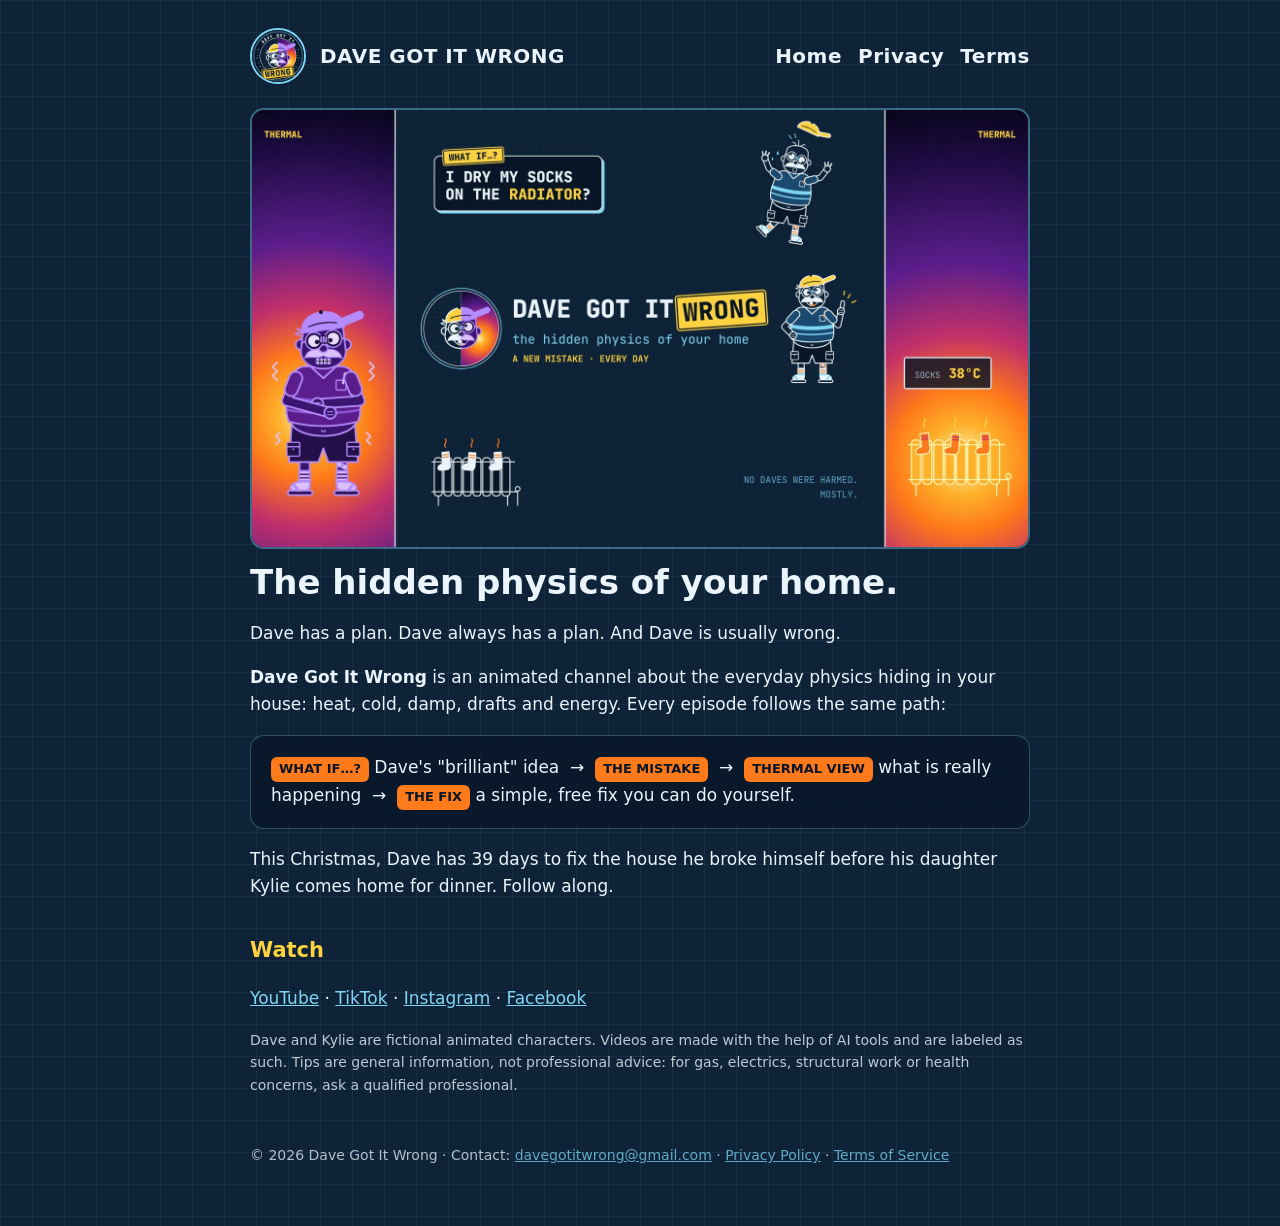
<file: index.html>
<!DOCTYPE html>
<html lang="en"><head><meta charset="utf-8"><meta name="viewport" content="width=device-width,initial-scale=1">
<title>Dave Got It Wrong - the hidden physics of your home</title><meta name="description" content="Dave Got It Wrong - the hidden physics of your home, explained by the man who gets it wrong first.">
<link rel="icon" href="img/avatar.jpg"><link rel="stylesheet" href="style.css"></head>
<body><div class="wrap">
<header><img src="img/avatar.jpg" alt="Dave"><a href="./">DAVE GOT IT WRONG</a>
<nav><a href="./">Home</a><a href="privacy.html">Privacy</a><a href="terms.html">Terms</a></nav></header>
<img class="banner" src="img/banner.jpg" alt="Dave Got It Wrong banner">
<h1>The hidden physics of your home.</h1>
<p>Dave has a plan. Dave always has a plan. And Dave is usually wrong.</p>
<p><b>Dave Got It Wrong</b> is an animated channel about the everyday physics hiding in your house: heat, cold, damp, drafts and energy. Every episode follows the same path:</p>
<div class="card"><span class="tag">WHAT IF…?</span> Dave's "brilliant" idea &nbsp;→&nbsp; <span class="tag">THE MISTAKE</span> &nbsp;→&nbsp; <span class="tag">THERMAL VIEW</span> what is really happening &nbsp;→&nbsp; <span class="tag">THE FIX</span> a simple, free fix you can do yourself.</div>
<p>This Christmas, Dave has 39 days to fix the house he broke himself before his daughter Kylie comes home for dinner. Follow along.</p>
<h2>Watch</h2>
<p><a href="https://www.youtube.com/@DaveGotItWrong">YouTube</a> · <a href="https://www.tiktok.com/@davegotitwrong">TikTok</a> · <a href="https://www.instagram.com/davegotitwrong">Instagram</a> · <a href="https://www.facebook.com/1448683801667912">Facebook</a></p>
<p style="font-size:14px;opacity:.8">Dave and Kylie are fictional animated characters. Videos are made with the help of AI tools and are labeled as such. Tips are general information, not professional advice: for gas, electrics, structural work or health concerns, ask a qualified professional.</p>
<footer>© 2026 Dave Got It Wrong · Contact: <a href="mailto:davegotitwrong@gmail.com">davegotitwrong@gmail.com</a> · <a href="privacy.html">Privacy Policy</a> · <a href="terms.html">Terms of Service</a></footer></div></body></html>
</file>
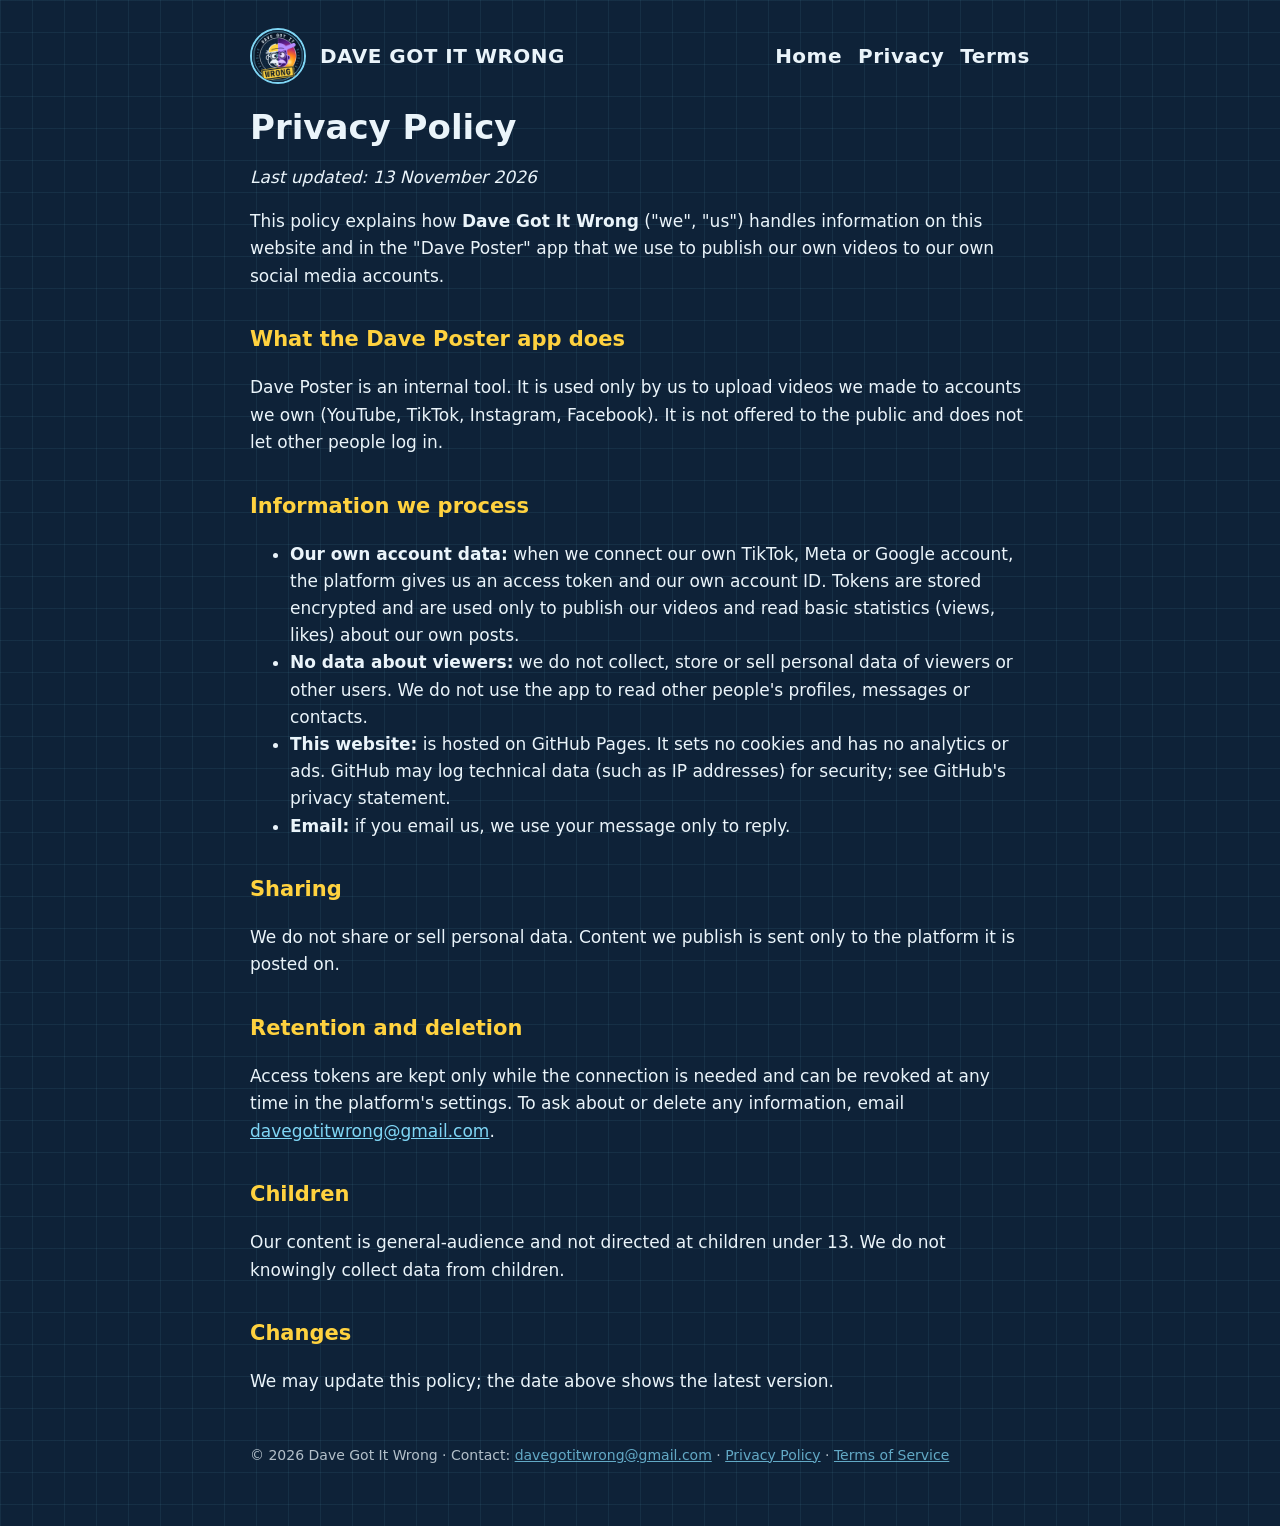
<file: privacy.html>
<!DOCTYPE html>
<html lang="en"><head><meta charset="utf-8"><meta name="viewport" content="width=device-width,initial-scale=1">
<title>Privacy Policy - Dave Got It Wrong</title><meta name="description" content="Dave Got It Wrong - the hidden physics of your home, explained by the man who gets it wrong first.">
<link rel="icon" href="img/avatar.jpg"><link rel="stylesheet" href="style.css"></head>
<body><div class="wrap">
<header><img src="img/avatar.jpg" alt="Dave"><a href="./">DAVE GOT IT WRONG</a>
<nav><a href="./">Home</a><a href="privacy.html">Privacy</a><a href="terms.html">Terms</a></nav></header>
<h1>Privacy Policy</h1><p><i>Last updated: 13 November 2026</i></p>
<p>This policy explains how <b>Dave Got It Wrong</b> ("we", "us") handles information on this website and in the "Dave Poster" app that we use to publish our own videos to our own social media accounts.</p>
<h2>What the Dave Poster app does</h2>
<p>Dave Poster is an internal tool. It is used only by us to upload videos we made to accounts we own (YouTube, TikTok, Instagram, Facebook). It is not offered to the public and does not let other people log in.</p>
<h2>Information we process</h2>
<ul><li><b>Our own account data:</b> when we connect our own TikTok, Meta or Google account, the platform gives us an access token and our own account ID. Tokens are stored encrypted and are used only to publish our videos and read basic statistics (views, likes) about our own posts.</li>
<li><b>No data about viewers:</b> we do not collect, store or sell personal data of viewers or other users. We do not use the app to read other people's profiles, messages or contacts.</li>
<li><b>This website:</b> is hosted on GitHub Pages. It sets no cookies and has no analytics or ads. GitHub may log technical data (such as IP addresses) for security; see GitHub's privacy statement.</li>
<li><b>Email:</b> if you email us, we use your message only to reply.</li></ul>
<h2>Sharing</h2><p>We do not share or sell personal data. Content we publish is sent only to the platform it is posted on.</p>
<h2>Retention and deletion</h2><p>Access tokens are kept only while the connection is needed and can be revoked at any time in the platform's settings. To ask about or delete any information, email <a href="mailto:davegotitwrong@gmail.com">davegotitwrong@gmail.com</a>.</p>
<h2>Children</h2><p>Our content is general-audience and not directed at children under 13. We do not knowingly collect data from children.</p>
<h2>Changes</h2><p>We may update this policy; the date above shows the latest version.</p>
<footer>© 2026 Dave Got It Wrong · Contact: <a href="mailto:davegotitwrong@gmail.com">davegotitwrong@gmail.com</a> · <a href="privacy.html">Privacy Policy</a> · <a href="terms.html">Terms of Service</a></footer></div></body></html>
</file>
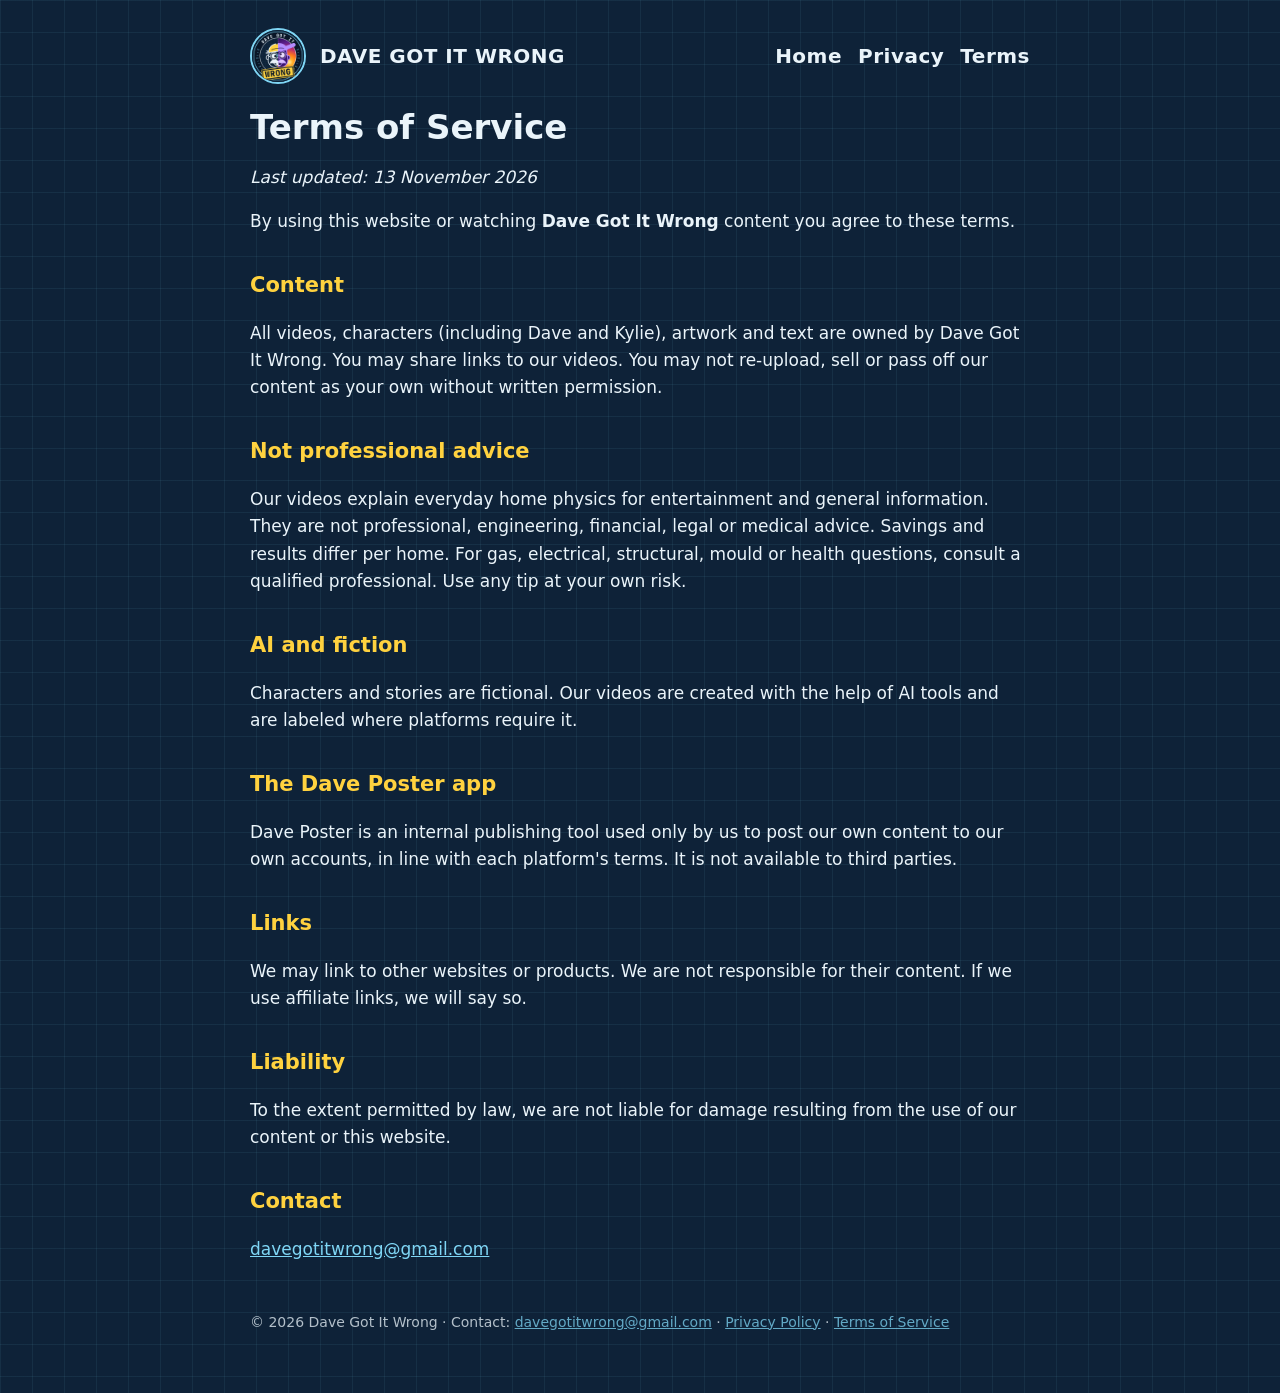
<file: terms.html>
<!DOCTYPE html>
<html lang="en"><head><meta charset="utf-8"><meta name="viewport" content="width=device-width,initial-scale=1">
<title>Terms of Service - Dave Got It Wrong</title><meta name="description" content="Dave Got It Wrong - the hidden physics of your home, explained by the man who gets it wrong first.">
<link rel="icon" href="img/avatar.jpg"><link rel="stylesheet" href="style.css"></head>
<body><div class="wrap">
<header><img src="img/avatar.jpg" alt="Dave"><a href="./">DAVE GOT IT WRONG</a>
<nav><a href="./">Home</a><a href="privacy.html">Privacy</a><a href="terms.html">Terms</a></nav></header>
<h1>Terms of Service</h1><p><i>Last updated: 13 November 2026</i></p>
<p>By using this website or watching <b>Dave Got It Wrong</b> content you agree to these terms.</p>
<h2>Content</h2><p>All videos, characters (including Dave and Kylie), artwork and text are owned by Dave Got It Wrong. You may share links to our videos. You may not re-upload, sell or pass off our content as your own without written permission.</p>
<h2>Not professional advice</h2><p>Our videos explain everyday home physics for entertainment and general information. They are not professional, engineering, financial, legal or medical advice. Savings and results differ per home. For gas, electrical, structural, mould or health questions, consult a qualified professional. Use any tip at your own risk.</p>
<h2>AI and fiction</h2><p>Characters and stories are fictional. Our videos are created with the help of AI tools and are labeled where platforms require it.</p>
<h2>The Dave Poster app</h2><p>Dave Poster is an internal publishing tool used only by us to post our own content to our own accounts, in line with each platform's terms. It is not available to third parties.</p>
<h2>Links</h2><p>We may link to other websites or products. We are not responsible for their content. If we use affiliate links, we will say so.</p>
<h2>Liability</h2><p>To the extent permitted by law, we are not liable for damage resulting from the use of our content or this website.</p>
<h2>Contact</h2><p><a href="mailto:davegotitwrong@gmail.com">davegotitwrong@gmail.com</a></p>
<footer>© 2026 Dave Got It Wrong · Contact: <a href="mailto:davegotitwrong@gmail.com">davegotitwrong@gmail.com</a> · <a href="privacy.html">Privacy Policy</a> · <a href="terms.html">Terms of Service</a></footer></div></body></html>
</file>
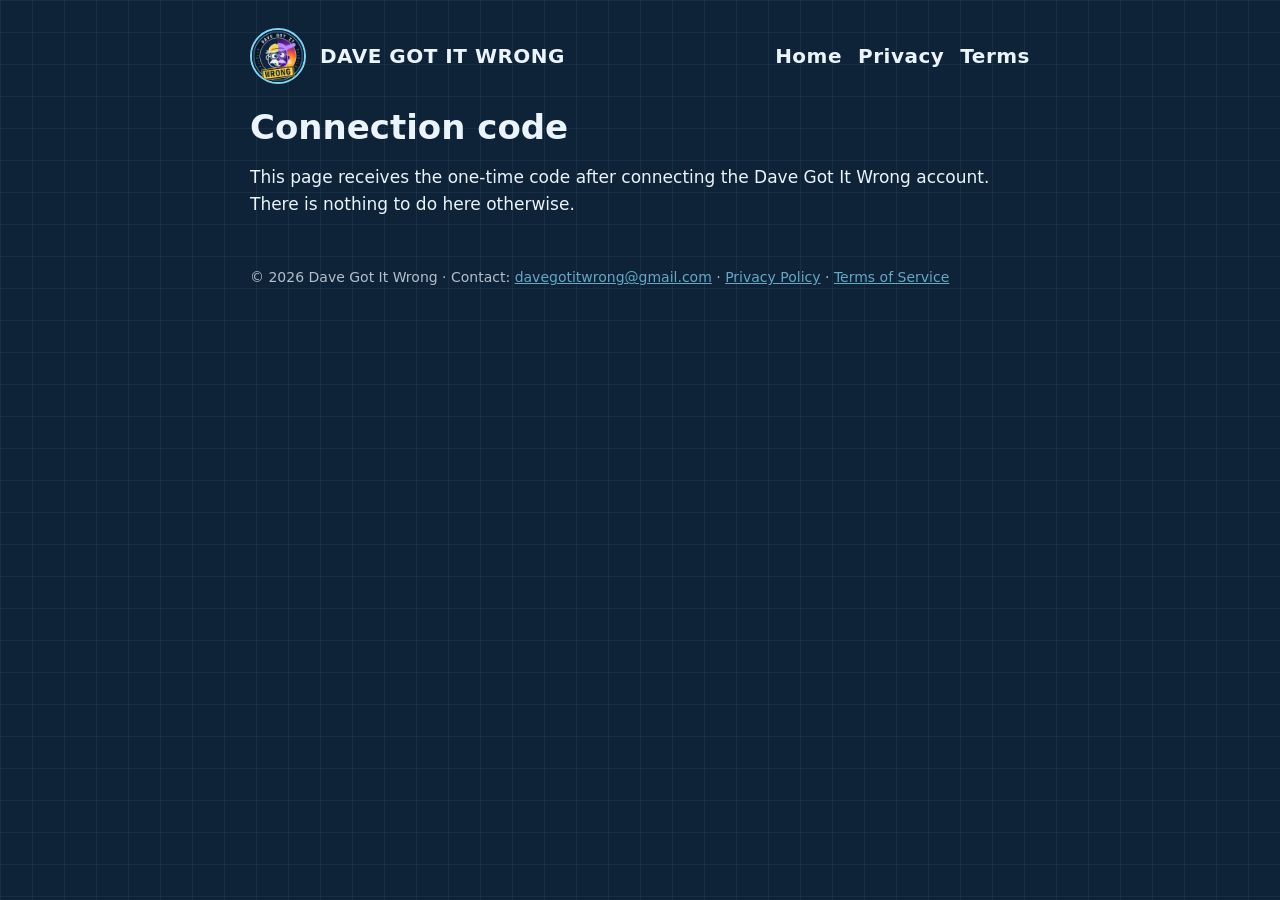
<file: tiktok.html>
<!DOCTYPE html>
<html lang="en"><head><meta charset="utf-8"><meta name="viewport" content="width=device-width,initial-scale=1">
<title>Connect - Dave Got It Wrong</title><meta name="description" content="Dave Got It Wrong - the hidden physics of your home, explained by the man who gets it wrong first.">
<link rel="icon" href="img/avatar.jpg"><link rel="stylesheet" href="style.css"></head>
<body><div class="wrap">
<header><img src="img/avatar.jpg" alt="Dave"><a href="./">DAVE GOT IT WRONG</a>
<nav><a href="./">Home</a><a href="privacy.html">Privacy</a><a href="terms.html">Terms</a></nav></header>
<h1>Connection code</h1>
<div id="ok" style="display:none"><p>Copy this code and paste it into the <b>[DAVE] TikTok koppelen</b> workflow. It works only once and expires in a few minutes.</p>
<div class="code" id="code"></div><button onclick="navigator.clipboard.writeText(document.getElementById('code').textContent).then(()=>this.textContent='Copied ✓')">Copy code</button></div>
<div id="err" style="display:none" class="card"></div>
<div id="none"><p>This page receives the one-time code after connecting the Dave Got It Wrong account. There is nothing to do here otherwise.</p></div>
<script>
var q=new URLSearchParams(location.search),c=q.get('code'),e=q.get('error');
if(c){document.getElementById('code').textContent=c;document.getElementById('ok').style.display='block';document.getElementById('none').style.display='none';}
else if(e){var d=document.getElementById('err');d.textContent='Error: '+e+' '+(q.get('error_description')||'');d.style.display='block';document.getElementById('none').style.display='none';}
</script>
<footer>© 2026 Dave Got It Wrong · Contact: <a href="mailto:davegotitwrong@gmail.com">davegotitwrong@gmail.com</a> · <a href="privacy.html">Privacy Policy</a> · <a href="terms.html">Terms of Service</a></footer></div></body></html>
</file>
<file: style.css>
:root{--bg:#0E2238;--ink:#EAF4FA;--blue:#7FD6F5;--orange:#FF7A1A;--yellow:#FFD23F;--purple:#B58CFF}
*{box-sizing:border-box}
body{margin:0;background:var(--bg);color:var(--ink);font:17px/1.6 system-ui,-apple-system,"Segoe UI",sans-serif;
 background-image:linear-gradient(rgba(127,214,245,.07) 1px,transparent 1px),linear-gradient(90deg,rgba(127,214,245,.07) 1px,transparent 1px);background-size:32px 32px}
a{color:var(--blue)}a:hover{color:var(--ink)}
.wrap{max-width:820px;margin:0 auto;padding:28px 20px 60px}
header{display:flex;align-items:center;gap:14px;margin-bottom:24px}
header img{width:56px;height:56px;border-radius:50%;border:2px solid var(--blue)}
header a{text-decoration:none;color:var(--ink);font-weight:800;font-size:20px;letter-spacing:.5px}
nav{margin-left:auto;display:flex;gap:16px;font-size:15px}
h1{font-size:34px;line-height:1.15;margin:.2em 0}h2{color:var(--yellow);margin-top:1.6em;font-size:21px}
.banner{width:100%;border-radius:14px;border:2px solid rgba(127,214,245,.4)}
.card{background:rgba(8,22,39,.75);border:1px solid rgba(127,214,245,.3);border-radius:14px;padding:18px 20px;margin:16px 0}
.tag{display:inline-block;background:var(--orange);color:#081627;font-weight:800;border-radius:6px;padding:2px 8px;font-size:13px}
footer{margin-top:48px;font-size:14px;opacity:.75}
code,.code{font-family:ui-monospace,Menlo,monospace;background:#081627;border:1px solid var(--blue);border-radius:8px;padding:12px;display:block;word-break:break-all;color:var(--yellow)}
button{background:var(--blue);color:#081627;font-weight:800;border:0;border-radius:8px;padding:10px 16px;font-size:16px;cursor:pointer;margin-top:10px}
</file>
